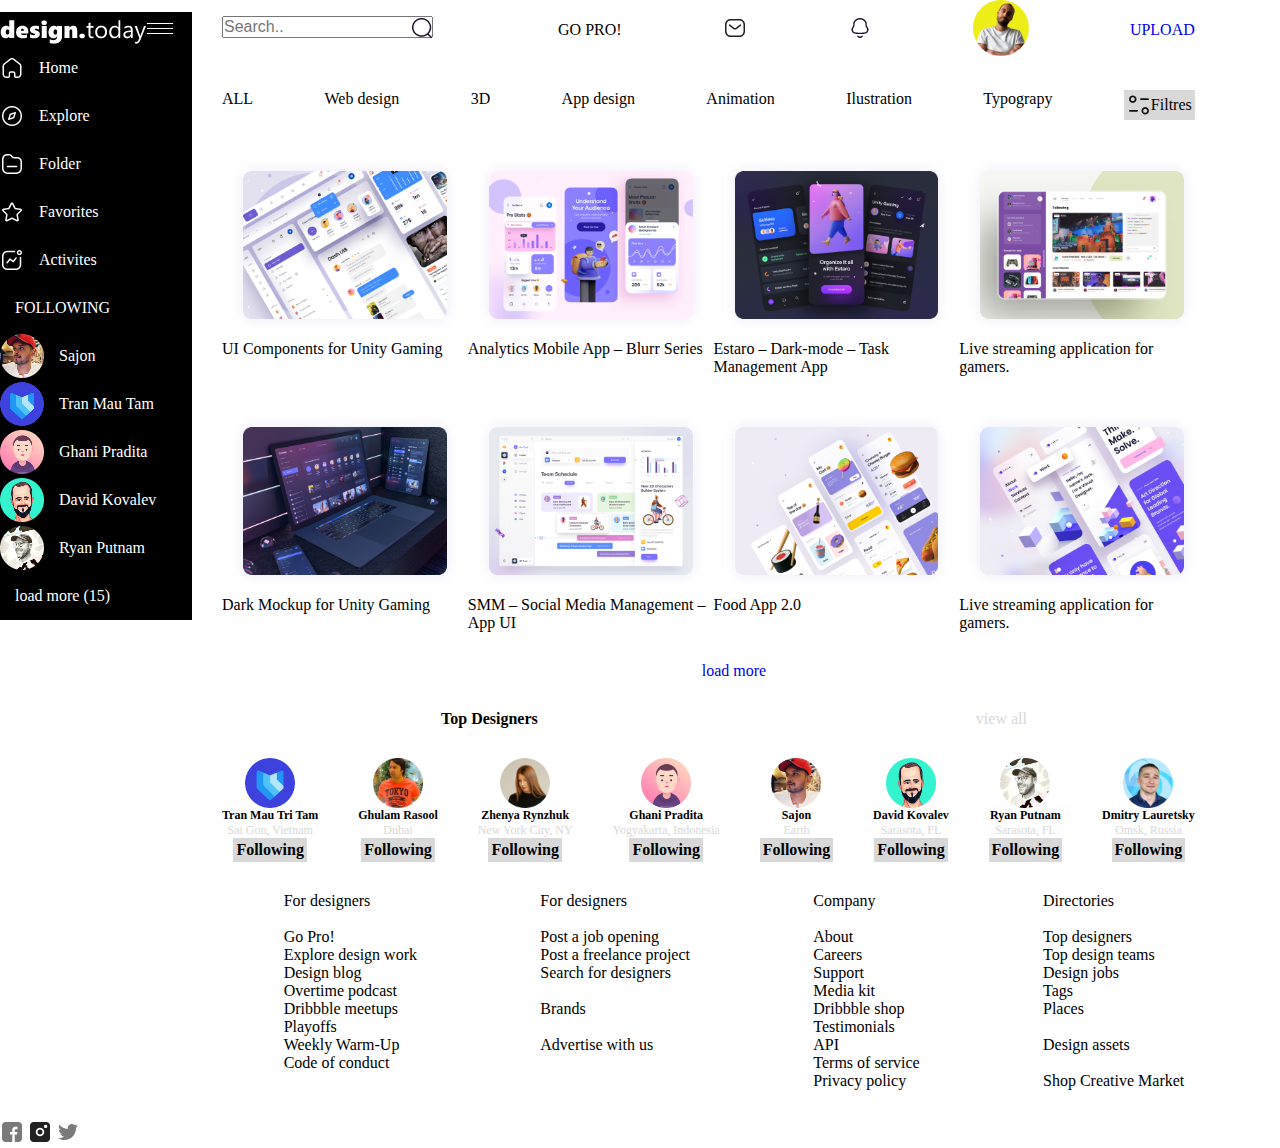
<file: index.html>
<!DOCTYPE html>
<html lang="en">
  <head>
    <meta charset="UTF-8" />
    <meta http-equiv="X-UA-Compatible" content="IE=edge" />
    <meta name="viewport" content="width=device-width, initial-scale=1.0" />
    <link rel="stylesheet" href="style.css" />
    <title>შუალედური</title>
  </head>
  <body>
    <div class="grid">
      <header>
        <nav>
          <ul>
            <div class="search">
              <li>
                <form>
                  <input type="text" name="search  " placeholder="Search.. " />
                </form>
              </li>
              <li class="MagnifyinGlass">
                <img src="image/Component 9 – 2.png" alt="icon" />
              </li>
            </div>
            <li class="GoProHover"><p>GO PRO!</p></li>
            <li><img src="image/Component 11 – 2.png" alt="icon" /></li>
            <li><img src="image/Component 7 – 2.png" alt="icon" /></li>
            <li>
              <a href="page2.html"
                ><img src="image/Group 33.png" alt="icon"
              /></a>
            </li>
            <li class="UploadHover"><a href="#">UPLOAD</a></li>
          </ul>
        </nav>
      </header>
      <section class="sectionAside">
        <div>
          <img src="image/design.today.png" alt="" />
          <img src="image/Group 7.png" alt="" />
        </div>
        <div>
          <img src="image/Component 5 – 2.png" alt="" />
          <p>Home</p>
        </div>
        <div>
          <img src="image/Component 3 – 2.png" alt="" />
          <p>Explore</p>
        </div>
        <div>
          <img src="image/Component 4 – 2.png" alt="" />
          <p>Folder</p>
        </div>
        <div>
          <img src="image/Component 8 – 2.png" alt="" />
          <p>Favorites</p>
        </div>
        <div>
          <img src="image/Component 1 – 2.png" alt="" />
          <p>Activites</p>
        </div>
        <p>FOLLOWING</p>
        <div>
          <img src="image/Rectangle 40.png" alt="" />
          <p>Sajon</p>
        </div>
        <div>
          <img src="image/Rectangle 41.png" alt="" />
          <p>Tran Mau Tam</p>
        </div>
        <div>
          <img src="image/Rectangle 42.png" alt="" />
          <p>Ghani Pradita</p>
        </div>
        <div>
          <img src="image/Rectangle 43.png" alt="" />
          <p>David Kovalev</p>
        </div>
        <div>
          <img src="image/Rectangle 44.png" alt="" />
          <p>Ryan Putnam</p>
        </div>
        <p>load more (15)</p>
      </section>
      <section class="section1">
        <p>ALL</p>
        <p>Web design</p>
        <p>3D</p>
        <p>App design</p>
        <p>Animation</p>
        <p>Ilustration</p>
        <p>Typograpy</p>
        <div class="Filtres">
          <img src="image/Group 18.png" alt="" />
          <p>Filtres</p>
        </div>
      </section>
      <section class="section2">
        <article>
            <img class="HoverImg" src="image/Rectangle 45.png" alt="" />
          <div class="ImgHover">
            <img src="image/Component 10 – 1.png" alt="" />
          </div>
          <p>UI Components for Unity Gaming</p>
        </article>
        <article>
          <img src="image/Rectangle 46.png" alt="" />
          <p>Analytics Mobile App – Blurr Series</p>
        </article>
        <article>
          <img src="image/Rectangle 47.png" alt="" />
          <p>Estaro – Dark-mode – Task Management App</p>
        </article>
        <article>
          <img src="image/Rectangle 48.png" alt="" />
          <p>Live streaming application for gamers.</p>
        </article>
      </section>
      <section class="section3">
        <article>
          <img src="image/Rectangle 45-1.png" alt="" />
          <p>Dark Mockup for Unity Gaming</p>
        </article>
        <article>
          <img src="image/Rectangle 46-1.png" alt="" />
          <p>SMM – Social Media Management – App UI</p>
        </article>
        <article>
          <img src="image/Rectangle 47-1.png" alt="" />
          <p>Food App 2.0</p>
        </article>
        <article>
          <img src="image/Rectangle 48-1.png" alt="" />
          <p>Live streaming application for gamers.</p>
        </article>
      </section>
      <a href="#" class="load">load more</a>
      <section class="topview">
        <div class="top">
          <h1>Top Designers</h1>
          <p>view all</p>
        </div>
      </section>
      <section class="section4">
        <article>
          <img src="image/Rectangle 41@2x.png" alt="img" />
          <h3>Tran Mau Tri Tam</h3>
          <p>Sai Gon, Vietnam</p>
          <h4>Following</h4>
        </article>
        <article>
          <img src="image/Rectangle 69.png" alt="img" />
          <h3>Ghulam Rasool</h3>
          <p>Dubai</p>
          <h4>Following</h4>
        </article>
        <article>
          <img src="image/Rectangle 66.png" alt="img" />
          <h3>Zhenya Rynzhuk</h3>
          <p>New York City, NY</p>
          <h4>Following</h4>
        </article>
        <article>
          <img src="image/Rectangle 42@2x.png" alt="img" />
          <h3>Ghani Pradita</h3>
          <p>Yogyakarta, Indonesia</p>
          <h4>Following</h4>
        </article>
        <article>
          <img src="image/Rectangle 40@2x.png" alt="img" />
          <h3>Sajon</h3>
          <p>Earth</p>
          <h4>Following</h4>
        </article>
        <article>
          <img src="image/Rectangle 43@2x.png" alt="img" />
          <h3>David Kovalev</h3>
          <p>Sarasota, FL</p>
          <h4>Following</h4>
        </article>
        <article>
          <img src="image/Rectangle 44@2x.png" alt="img" />
          <h3>Ryan Putnam</h3>
          <p>Sarasota, FL</p>
          <h4>Following</h4>
        </article>
        <article>
          <img src="image/Rectangle 72.png" alt="img" />
          <h3>Dmitry Lauretsky</h3>
          <p>Omsk, Russia</p>
          <h4>Following</h4>
        </article>
      </section>
      <footer class="footerAll">
        <div class="footer1">
          <p>For designers</p>
          <br />
          <p>Go Pro!</p>
          <p>Explore design work</p>
          <p>Design blog</p>
          <p>Overtime podcast</p>
          <p>Dribbble meetups</p>
          <p>Playoffs</p>
          <p>Weekly Warm-Up</p>
          <p>Code of conduct</p>
        </div>
        <div class="footer2">
          <p>For designers</p>
          <br />
          <p>Post a job opening</p>
          <p>Post a freelance project</p>
          <p>Search for designers</p>
          <br />
          <p>Brands</p>
          <br />
          <p>Advertise with us</p>
        </div>
        <div class="footer3">
          <p>Company</p>
          <br />
          <p>About</p>
          <p>Careers</p>
          <p>Support</p>
          <p>Media kit</p>
          <p>Dribbble shop</p>
          <p>Testimonials</p>
          <p>API</p>
          <p>Terms of service</p>
          <p>Privacy policy</p>
        </div>
        <div class="footer4">
          <p>Directories</p>
          <br />
          <p>Top designers</p>
          <p>Top design teams</p>
          <p>Design jobs</p>
          <p>Tags</p>
          <p>Places</p>
          <br />
          <p>Design assets</p>
          <br />
          <p>Shop Creative Market</p>
        </div>
      </footer>
      <div class="footerIcon">
        <img src="image/Component 12 – 2.png" alt="" />
        <img src="image/Component 13 – 2.png" alt="" />
        <img src="image/Component 14 – 2.png" alt="" />
      </div>
    </div>
  </body>
</html>
</file>
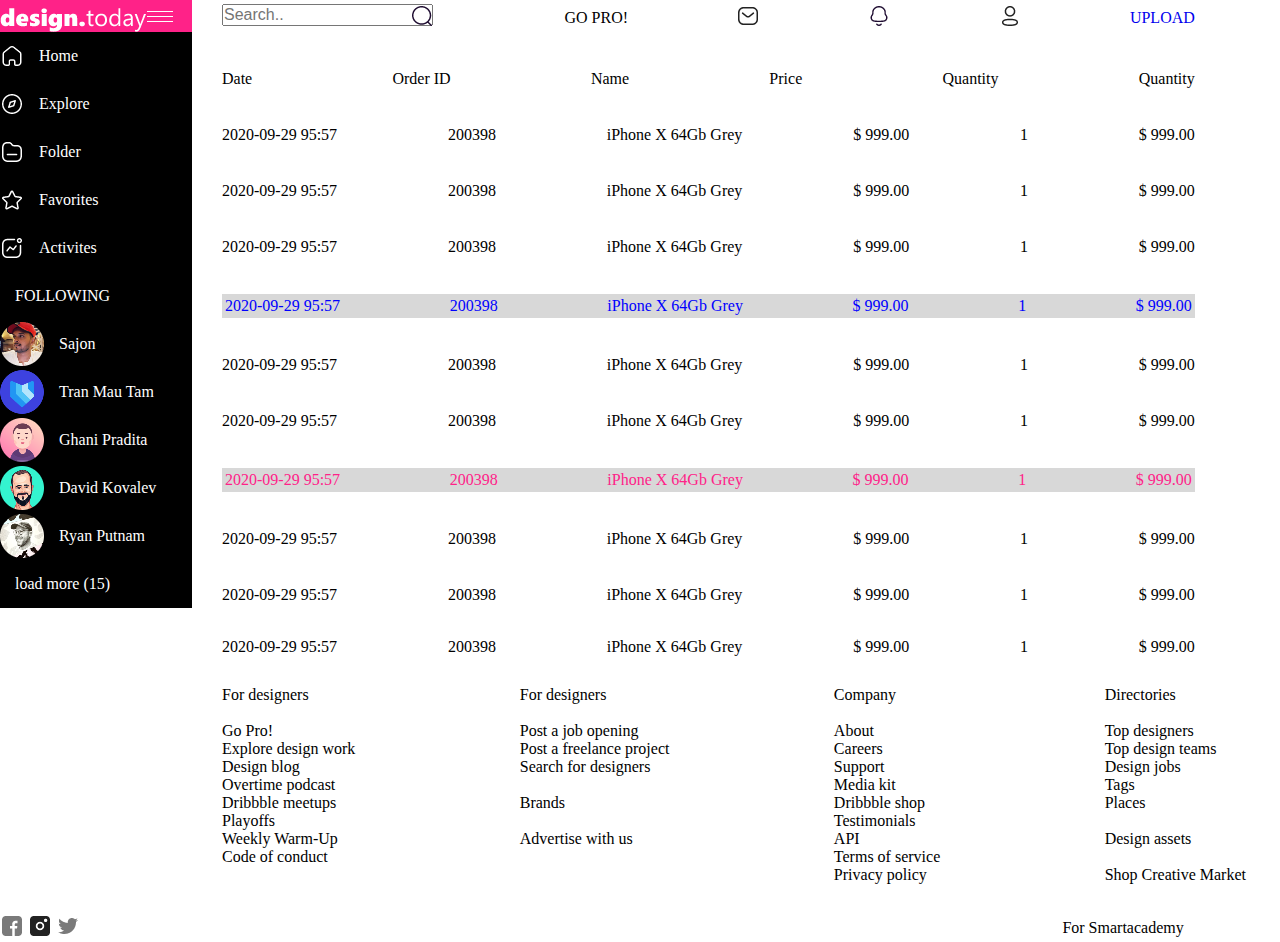
<file: page2.html>
<!DOCTYPE html>
<html lang="en">
  <head>
    <meta charset="UTF-8" />
    <meta http-equiv="X-UA-Compatible" content="IE=edge" />
    <meta name="viewport" content="width=device-width, initial-scale=1.0" />
    <link rel="stylesheet" href="style2.css" />
    <title>შუალედური</title>
  </head>
  <body>
    <div class="grid">
      <header>
        <nav>
          <ul>
            <div class="search">
              <li>
                <form>
                  <input type="text" name="search  " placeholder="Search.. " />
                </form>
              </li>
              <li class="MagnifyinGlass">
                <img src="image/Component 9 – 2.png" alt="icon" />
              </li>
            </div>
            <li class="GoProHover"><p>GO PRO!</p></li>
            <li><img src="image/Component 11 – 2.png" alt="icon" /></li>
            <li><img src="image/Component 7 – 2.png" alt="icon" /></li>
            <li>
              <a href="index.html"
                ><img src="image/Group 79.png" alt="icon"
              /></a>
            </li>
            <li class="UploadHover"><a href="#">UPLOAD</a></li>
          </ul>
        </nav>
      </header>
      <section class="sectionAside">
        <div>
          <img src="image/design.today.png" alt="" />
          <img src="image/Group 7.png" alt="" />
        </div>
        <div>
          <img src="image/Component 5 – 2.png" alt="" />
          <p>Home</p>
        </div>
        <div>
          <img src="image/Component 3 – 2.png" alt="" />
          <p>Explore</p>
        </div>
        <div>
          <img src="image/Component 4 – 2.png" alt="" />
          <p>Folder</p>
        </div>
        <div>
          <img src="image/Component 8 – 2.png" alt="" />
          <p>Favorites</p>
        </div>
        <div>
          <img src="image/Component 1 – 2.png" alt="" />
          <p>Activites</p>
        </div>
        <p>FOLLOWING</p>
        <div>
          <img src="image/Rectangle 40.png" alt="" />
          <p>Sajon</p>
        </div>
        <div>
          <img src="image/Rectangle 41.png" alt="" />
          <p>Tran Mau Tam</p>
        </div>
        <div>
          <img src="image/Rectangle 42.png" alt="" />
          <p>Ghani Pradita</p>
        </div>
        <div>
          <img src="image/Rectangle 43.png" alt="" />
          <p>David Kovalev</p>
        </div>
        <div>
          <img src="image/Rectangle 44.png" alt="" />
          <p>Ryan Putnam</p>
        </div>
        <p>load more (15)</p>
      </section>
      <section class="format">
        <p>Date</p>
        <p>Order ID</p>
        <p>Name</p>
        <p>Price</p>
        <p>Quantity</p>
        <p>Quantity</p>
      </section>
      <section class="user1">
        <p>2020-09-29 95:57</p>
        <p>200398</p>
        <p>iPhone X 64Gb Grey</p>
        <p>$ 999.00</p>
        <p>1</p>
        <p>$ 999.00</p>
      </section>
      <section class="user2">
        <p>2020-09-29 95:57</p>
        <p>200398</p>
        <p>iPhone X 64Gb Grey</p>
        <p>$ 999.00</p>
        <p>1</p>
        <p>$ 999.00</p>
      </section>
      <section class="user3">
        <p>2020-09-29 95:57</p>
        <p>200398</p>
        <p>iPhone X 64Gb Grey</p>
        <p>$ 999.00</p>
        <p>1</p>
        <p>$ 999.00</p>
      </section>
      <section class="user4">
        <p>2020-09-29 95:57</p>
        <p>200398</p>
        <p>iPhone X 64Gb Grey</p>
        <p>$ 999.00</p>
        <p>1</p>
        <p>$ 999.00</p>
      </section>
      <section class="user5">
        <p>2020-09-29 95:57</p>
        <p>200398</p>
        <p>iPhone X 64Gb Grey</p>
        <p>$ 999.00</p>
        <p>1</p>
        <p>$ 999.00</p>
      </section>
      <section class="user6">
        <p>2020-09-29 95:57</p>
        <p>200398</p>
        <p>iPhone X 64Gb Grey</p>
        <p>$ 999.00</p>
        <p>1</p>
        <p>$ 999.00</p>
      </section>
      <section class="user7">
        <p>2020-09-29 95:57</p>
        <p>200398</p>
        <p>iPhone X 64Gb Grey</p>
        <p>$ 999.00</p>
        <p>1</p>
        <p>$ 999.00</p>
      </section>
      <section class="user8">
        <p>2020-09-29 95:57</p>
        <p>200398</p>
        <p>iPhone X 64Gb Grey</p>
        <p>$ 999.00</p>
        <p>1</p>
        <p>$ 999.00</p>
      </section>
      <section class="user9">
        <p>2020-09-29 95:57</p>
        <p>200398</p>
        <p>iPhone X 64Gb Grey</p>
        <p>$ 999.00</p>
        <p>1</p>
        <p>$ 999.00</p>
      </section>
      <section class="user10">
        <p>2020-09-29 95:57</p>
        <p>200398</p>
        <p>iPhone X 64Gb Grey</p>
        <p>$ 999.00</p>
        <p>1</p>
        <p>$ 999.00</p>
      </section>
      <footer class="footerAll">
        <div class="footer1">
          <p>For designers</p>
          <br />
          <p>Go Pro!</p>
          <p>Explore design work</p>
          <p>Design blog</p>
          <p>Overtime podcast</p>
          <p>Dribbble meetups</p>
          <p>Playoffs</p>
          <p>Weekly Warm-Up</p>
          <p>Code of conduct</p>
        </div>
        <div class="footer2">
          <p>For designers</p>
          <br />
          <p>Post a job opening</p>
          <p>Post a freelance project</p>
          <p>Search for designers</p>
          <br />
          <p>Brands</p>
          <br />
          <p>Advertise with us</p>
        </div>
        <div class="footer3">
          <p>Company</p>
          <br />
          <p>About</p>
          <p>Careers</p>
          <p>Support</p>
          <p>Media kit</p>
          <p>Dribbble shop</p>
          <p>Testimonials</p>
          <p>API</p>
          <p>Terms of service</p>
          <p>Privacy policy</p>
        </div>
        <div class="footer4">
          <p>Directories</p>
          <br />
          <p>Top designers</p>
          <p>Top design teams</p>
          <p>Design jobs</p>
          <p>Tags</p>
          <p>Places</p>
          <br />
          <p>Design assets</p>
          <br />
          <p>Shop Creative Market</p>
        </div>
      </footer>
      <div class="footerIcon">
        <div>
          <img src="image/Component 12 – 2.png" alt="" />
          <img src="image/Component 13 – 2.png" alt="" />
          <img src="image/Component 14 – 2.png" alt="" />
        </div>
        <div>
          <p>For Smartacademy</p>
        </div>
      </div>
    </div>
  </body>
</html>
</file>
<file: style.css>
* {
    margin: 0;
    padding: 0;
    box-sizing: border-box;
    list-style-type: none;
    font-size: 100%;
    text-decoration: none;
}
ul{
    display: flex;
    justify-content: space-between;
    align-items: center;
    height: auto;
    max-width: 95%;
}
.UploadHover:hover {
    background-color: #FF2288;
  }
.GoProHover:hover{
    color: #FF2288;
}
.search{
    display: flex; 
}
.MagnifyinGlass{
    margin-left:  -10%;

}
.sectionAside {
    display: flex;
    flex-direction: column;
    background-color: black;  
}
.sectionAside p{
    color: white;
    padding: 15px;

}
.sectionAside div{
    display: flex;
    align-items: center;
}
.sectionAside div:hover {
    background-color: #FF2288;
  }
.section1{
    display: flex;
    justify-content: space-between;
    max-width: 95%;
}
.Filtres{
    display: flex;
    align-items: center;
    border: solid #D8D8D8 ;
    background-color: #D8D8D8;
}
.section2{
    display: flex; 
      
}
.section2 article{
    display: flex;
    flex-direction: column;   
}
.section3{
    display: flex;   
}

.section3 article{
    display: flex;
    flex-direction: column;
}
article {
    max-width: 24%;
    height: auto;
}
.HoverImg{
    position: relative;
}
.ImgHover{
    position: absolute;
    margin-top: 20px;
    margin-left: 20px;
    display: none;
}
.ImgHover2{
    position: absolute;
    margin-top: 50px;
    margin-left: 20px;
    display: none;
    
}
.HoverImg:hover + .ImgHover{
    display: flex;
}
.load{
    display: flex;
    justify-content: center;
}
.top{
    display: flex;
    justify-content: space-around;
}
.topview p{
    color: #d8d8d8;
}

.section4{
    display: flex;
    justify-content: space-between;
    max-width: 95%;
}
.section4 article{
    display: flex;
    flex-direction: column;
    align-items: center;
}
.section4 h3{
    font-size: 12px;
}
.section4 p{
    color: #d8d8d8;
    font-size: 12px;


}
.section4 h4{
    border-radius: 0px;
    border: solid #D8D8D8;
    background-color: #D8D8D8;   
}
.section4 img{
    height: 50px;

}
.footerAll{
    display: flex;
    justify-content: space-around;
}
.footer1, .footer2, .footer3,.footer4  {
    display: flex;
    flex-direction: column;
}

.footeIcon{
    display: flex;
}
.grid{
    display: grid;
    grid-template-columns: 15% 80%;
    align-items: center;
    gap: 30px ;
    grid-template-areas:
    "sectionAside nav"
    "sectionAside section1"
    "sectionAside section2"
    "sectionAside section3"
    "none load"
    "none topview "
    "none section4"
    "none footerAll"
    "footerIcon nine"
}
.sectionAside{
    grid-area: sectionAside ;
}
.nav{
    grid-area: nav ;
}
.section1{
    grid-area: section1 ;
}
.section2{
    grid-area: section2 ;
}
.section3{
    grid-area: section3 ;
}
.load{
    grid-area: load ;
}
.topview {
    grid-area: topview ;
}
.section4{
    grid-area: section4 ;
}
.footerAll{
    grid-area: footerAll ;
}
.footerIcon{
    grid-area: footerIcon ;
}
    @media (max-width: 1024px){
    .sectionAside img {
        display: none;
    }
    
    .grid{grid-template-columns: 15% 83%;

    }
    

    }
</file>
<file: style2.css>
* {
    margin: 0;
    padding: 0;
    box-sizing: border-box;
    list-style-type: none;
    font-size: 100%;
    text-decoration: none;
}
ul{
    display: flex;
    justify-content: space-between;
    align-items: center;
    max-width: 95%;
    height: auto;
}
.UploadHover:hover {
    background-color: #FF2288;
  }
.GoProHover:hover{
    color: #FF2288;
}
.search{
    display: flex; 
}
.MagnifyinGlass{
    margin-left:  -10%;

}
.sectionAside {
    display: flex;
    flex-direction: column;
    background-color: black;  
}
.sectionAside p{
    color: white;
    padding: 15px;

}
.sectionAside div{
    display: flex;
    align-items: center;
}
.sectionAside div:hover {
    background-color: #FF2288;
  }
.format, .user1, .user2, .user3, .user4,
.user5, .user6, .user7, .user8, .user9,
.user10, .footerIcon{
    display: flex;
    justify-content: space-between;
    align-items: center;
    max-width: 95%;

}
.user4{
    color: blue;
    border: solid #D8D8D8;
    background-color: #D8D8D8;
}
.user7{
    color: #FF2288;
    border: solid #D8D8D8;
    background-color: #D8D8D8;
}


.footerAll{
    display: flex;
    justify-content: space-between;
}
.footer1, .footer2, .footer3,.footer4  {
    display: flex;
    flex-direction: column;
}
.footeIcon{
    display: flex;  
    justify-content: space-around;
}
.grid{
    display: grid;
    grid-template-columns: 15% 80%;
    align-items: center;
    gap: 30px ;
    grid-template-areas:
    "sectionAside nav"
    "sectionAside format"
    "sectionAside user1"
    "sectionAside user2"
    "sectionAside user3"
    "sectionAside user4"
    "sectionAside user5 "
    "sectionAside user6"
    "sectionAside user7"
    "sectionAside user8"
    "sectionAside user9"
    "sectionAsidene user10"
    "none footerAll"
    "footerIcon footerIcon"
}
.sectionAside{
    grid-area: sectionAside ;
}
.nav{
    grid-area: nav ;
}
.user1{
    grid-area: user1 ;
}
.user2{
    grid-area: user2 ;
}
.user3{
    grid-area: user3 ;
}
.user4{
    grid-area: user4 ;
}
.user5{
    grid-area: user5 ;
}
.user6{
    grid-area: user6 ;
}
.user7{
    grid-area: user7 ;
}
.user8{
    grid-area: user8 ;
}
.user9{
    grid-area: user9 ;
}
.user10{
    grid-area: user10 ;
}
.footerAll{
    grid-area:footerAll ;
}
.footerIcon{
    grid-area:footerIcon ;
}
@media (max-width: 1024px){
    .sectionAside img {
        display: none;
    }
    .grid{grid-template-columns: 15% 84%;

    }
    

    }
</file>
